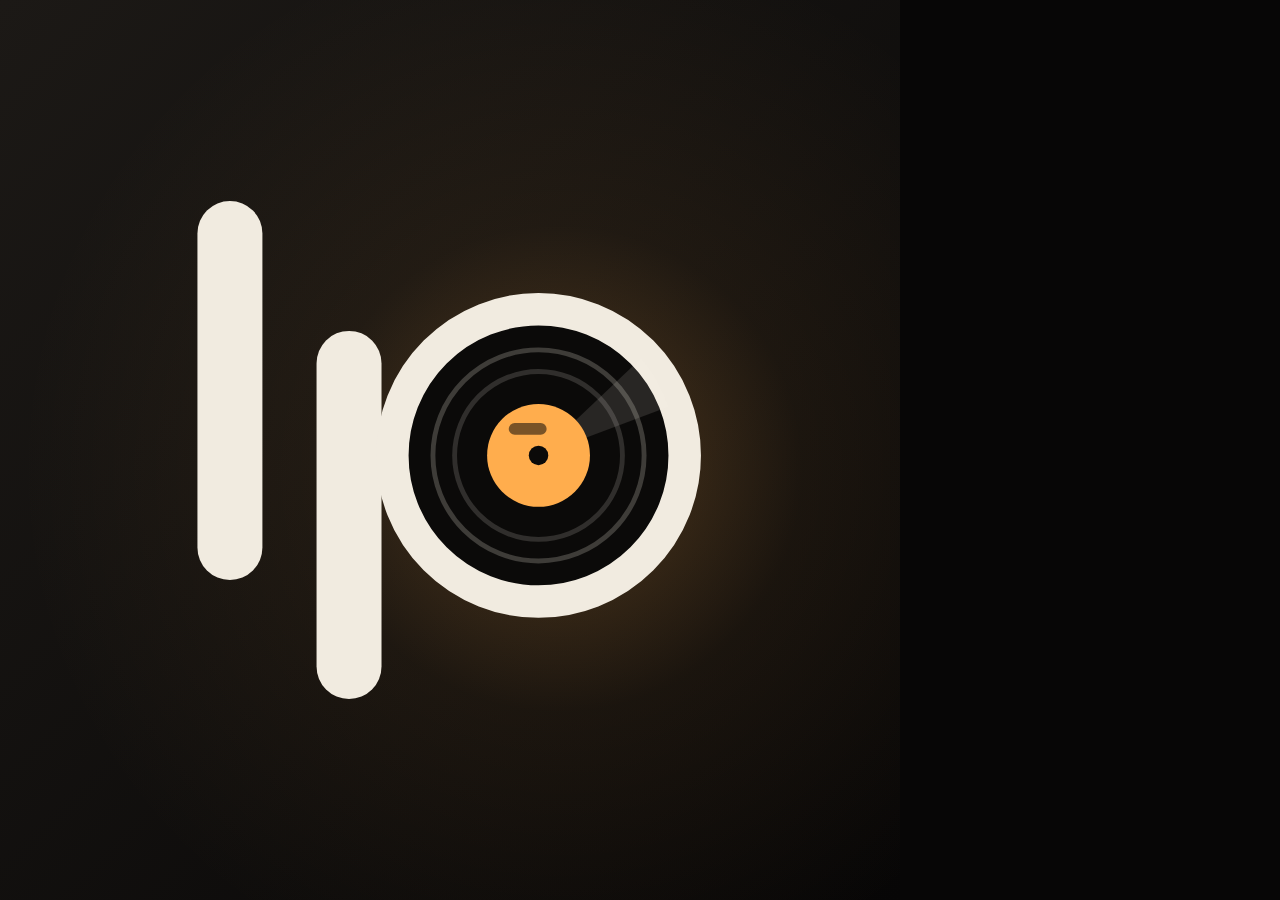
<file: scripts/icon.html>
<!doctype html>
<!-- Draws the home-screen icon from icons/icon.svg at the size asked for. Render with a headless browser, e.g.
     msedge --headless=new --hide-scrollbars --window-size=180,180 --screenshot=icons/icon-180.png "scripts/icon.html?s=180" -->
<meta charset="utf-8">
<style>html,body{margin:0;background:#070606;overflow:hidden}img{display:block}</style>
<img id="i" src="../icons/icon.svg" alt="">
<script>
const S = Number(new URLSearchParams(location.search).get('s')) || Math.min(innerWidth, innerHeight);
document.getElementById('i').width = document.getElementById('i').height = S;
</script>
</file>
